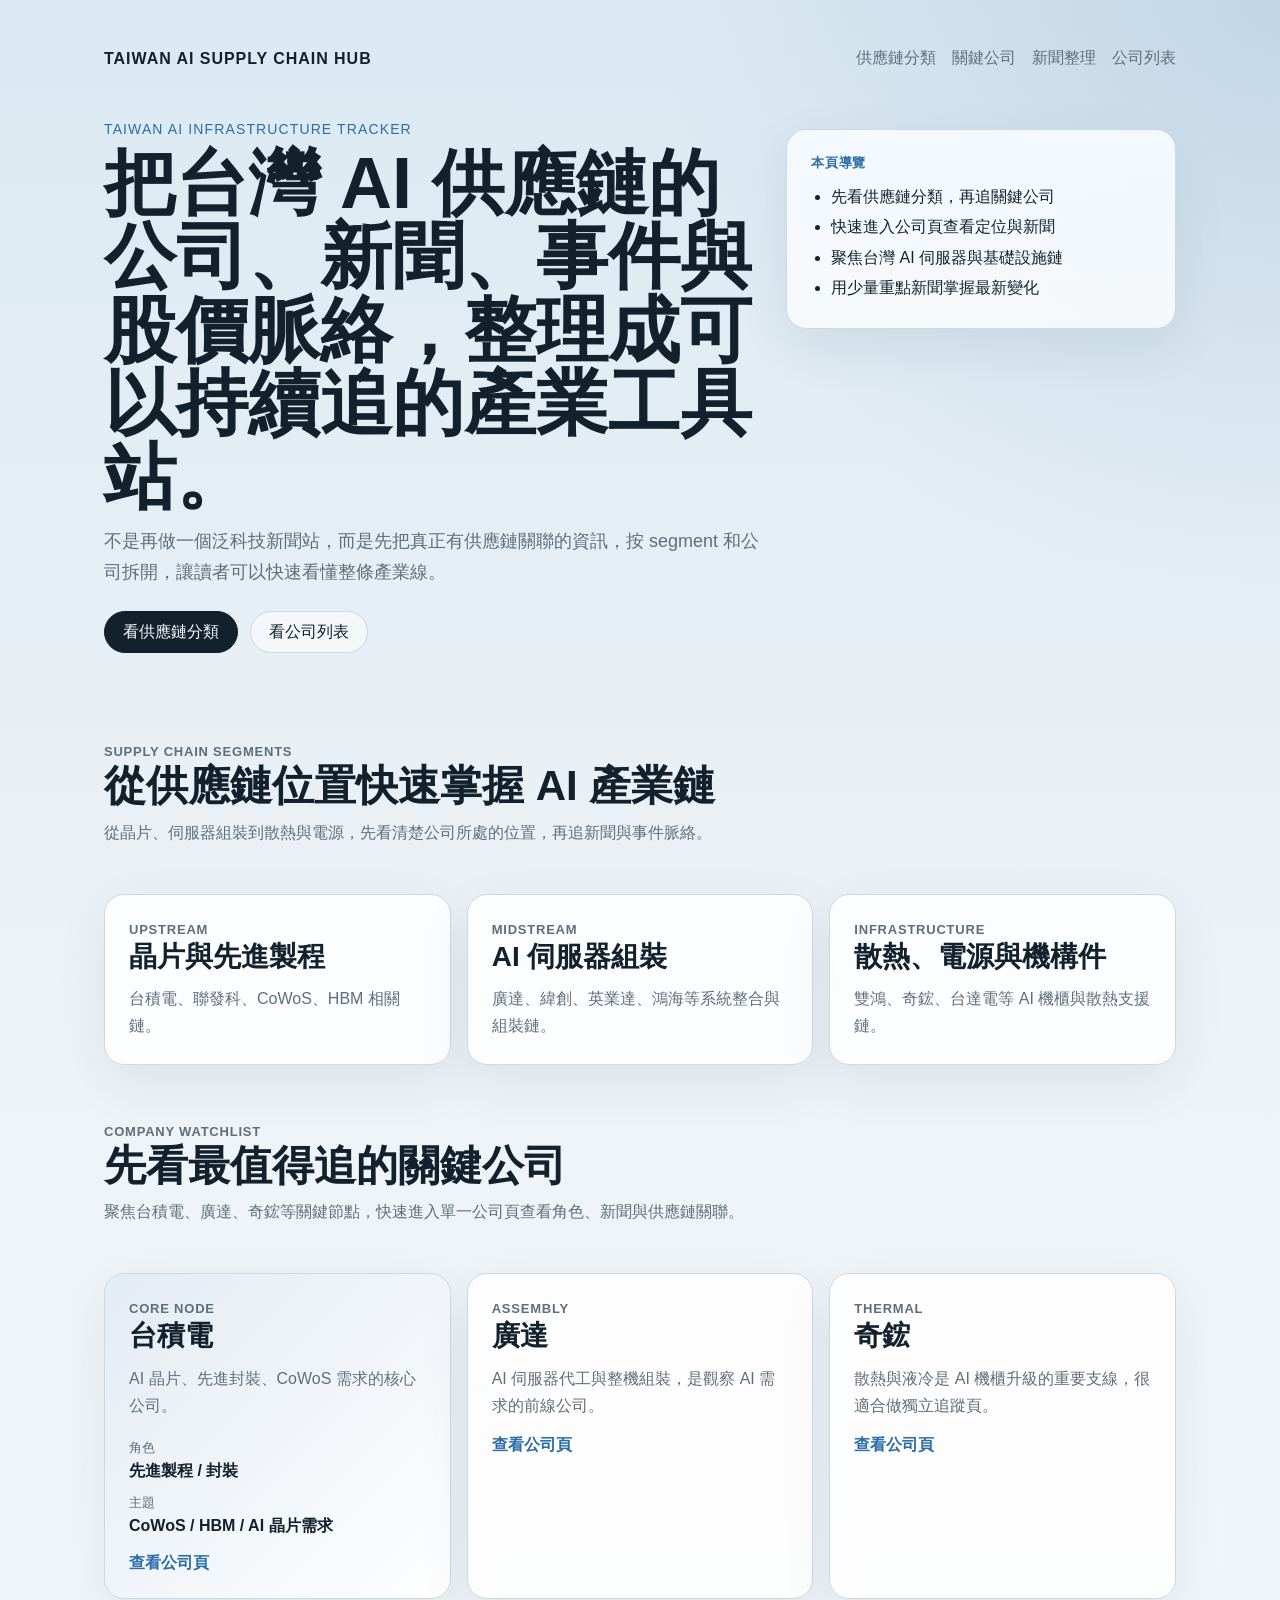
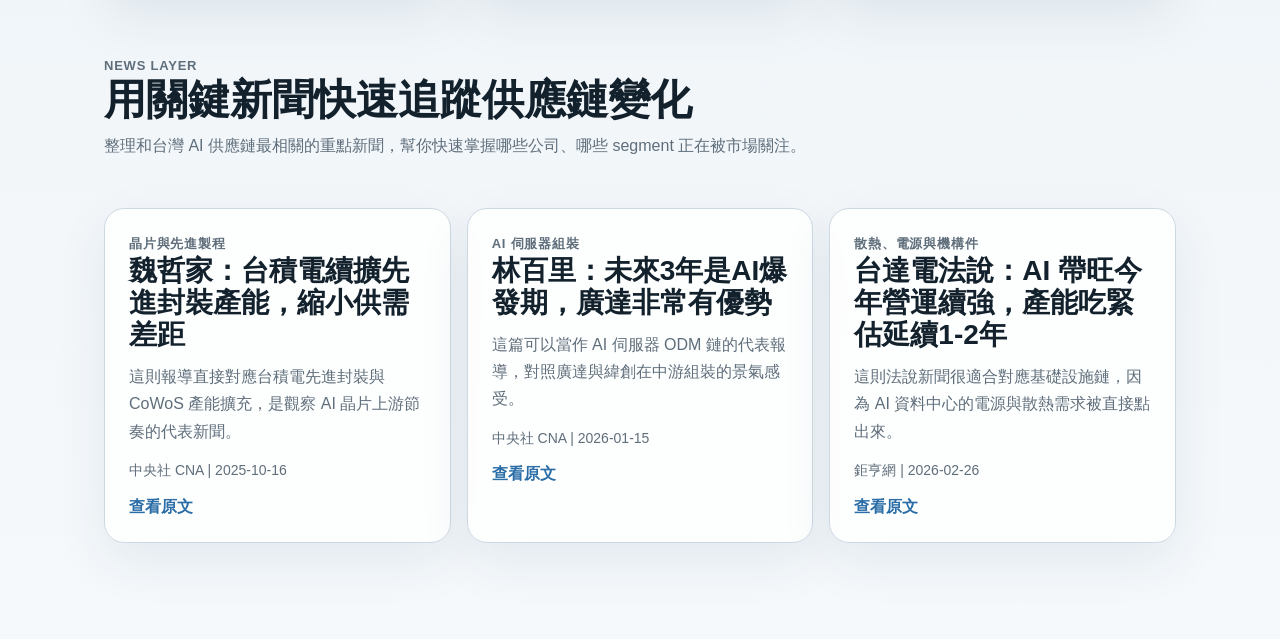
<file: index.html>
<!DOCTYPE html>
<html lang="zh-Hant">
<head>
    <meta charset="UTF-8">
    <meta name="viewport" content="width=device-width, initial-scale=1.0">
    <title>Taiwan AI Supply Chain Hub</title>
    <script async src="https://www.googletagmanager.com/gtag/js?id=G-MJ6Y04BKHY"></script>
    <script>
        window.dataLayer = window.dataLayer || [];
        function gtag() { dataLayer.push(arguments); }
        gtag("js", new Date());
        gtag("config", "G-MJ6Y04BKHY");
    </script>
    <link rel="stylesheet" href="./style.css">
</head>
<body data-page="home">
    <main class="page">
        <header class="topbar">
            <p class="brand">Taiwan AI Supply Chain Hub</p>
            <nav class="mini-nav" aria-label="快速導覽">
                <a href="#segments">供應鏈分類</a>
                <a href="#companies">關鍵公司</a>
                <a href="#news-layer">新聞整理</a>
                <a href="./companies.html">公司列表</a>
            </nav>
        </header>

        <section class="hero">
            <div class="hero-copy">
                <p class="eyebrow">Taiwan AI Infrastructure Tracker</p>
                <h1>把台灣 AI 供應鏈的公司、新聞、事件與股價脈絡，整理成可以持續追的產業工具站。</h1>
                <p class="lead">不是再做一個泛科技新聞站，而是先把真正有供應鏈關聯的資訊，按 segment 和公司拆開，讓讀者可以快速看懂整條產業線。</p>
                <div class="hero-actions">
                    <a class="primary-link" href="#segments">看供應鏈分類</a>
                    <a class="secondary-link" href="./companies.html">看公司列表</a>
                </div>
            </div>
            <aside class="hero-panel">
                <p class="panel-label">本頁導覽</p>
                <ul class="signal-list">
                    <li>先看供應鏈分類，再追關鍵公司</li>
                    <li>快速進入公司頁查看定位與新聞</li>
                    <li>聚焦台灣 AI 伺服器與基礎設施鏈</li>
                    <li>用少量重點新聞掌握最新變化</li>
                </ul>
            </aside>
        </section>

        <section class="section" id="segments">
            <div class="section-head">
                <p class="section-kicker">Supply Chain Segments</p>
                <h2>從供應鏈位置快速掌握 AI 產業鏈</h2>
                <p>從晶片、伺服器組裝到散熱與電源，先看清楚公司所處的位置，再追新聞與事件脈絡。</p>
            </div>
            <div class="segment-grid">
                <article class="segment-card">
                    <p class="card-tag">Upstream</p>
                    <h3>晶片與先進製程</h3>
                    <p>台積電、聯發科、CoWoS、HBM 相關鏈。</p>
                </article>
                <article class="segment-card">
                    <p class="card-tag">Midstream</p>
                    <h3>AI 伺服器組裝</h3>
                    <p>廣達、緯創、英業達、鴻海等系統整合與組裝鏈。</p>
                </article>
                <article class="segment-card">
                    <p class="card-tag">Infrastructure</p>
                    <h3>散熱、電源與機構件</h3>
                    <p>雙鴻、奇鋐、台達電等 AI 機櫃與散熱支援鏈。</p>
                </article>
            </div>
        </section>

        <section class="section" id="companies">
            <div class="section-head">
                <p class="section-kicker">Company Watchlist</p>
                <h2>先看最值得追的關鍵公司</h2>
                <p>聚焦台積電、廣達、奇鋐等關鍵節點，快速進入單一公司頁查看角色、新聞與供應鏈關聯。</p>
            </div>
            <div class="company-grid">
                <article class="company-card featured">
                    <p class="card-tag">Core Node</p>
                    <h3>台積電</h3>
                    <p>AI 晶片、先進封裝、CoWoS 需求的核心公司。</p>
                    <dl class="facts">
                        <div>
                            <dt>角色</dt>
                            <dd>先進製程 / 封裝</dd>
                        </div>
                        <div>
                            <dt>主題</dt>
                            <dd>CoWoS / HBM / AI 晶片需求</dd>
                        </div>
                    </dl>
                    <a class="card-link" href="./company.html?slug=tsmc">查看公司頁</a>
                </article>
                <article class="company-card">
                    <p class="card-tag">Assembly</p>
                    <h3>廣達</h3>
                    <p>AI 伺服器代工與整機組裝，是觀察 AI 需求的前線公司。</p>
                    <a class="card-link" href="./company.html?slug=quanta">查看公司頁</a>
                </article>
                <article class="company-card">
                    <p class="card-tag">Thermal</p>
                    <h3>奇鋐</h3>
                    <p>散熱與液冷是 AI 機櫃升級的重要支線，很適合做獨立追蹤頁。</p>
                    <a class="card-link" href="./company.html?slug=avc">查看公司頁</a>
                </article>
            </div>
        </section>

        <section class="section" id="news-layer">
            <div class="section-head">
                <p class="section-kicker">News Layer</p>
                <h2>用關鍵新聞快速追蹤供應鏈變化</h2>
                <p>整理和台灣 AI 供應鏈最相關的重點新聞，幫你快速掌握哪些公司、哪些 segment 正在被市場關注。</p>
            </div>
            <div class="news-grid" id="home-news-grid" data-load-error>
                <article class="news-card">
                    <p>載入中...</p>
                </article>
            </div>
        </section>
    </main>

    <script src="./app.js"></script>
</body>
</html>
</file>
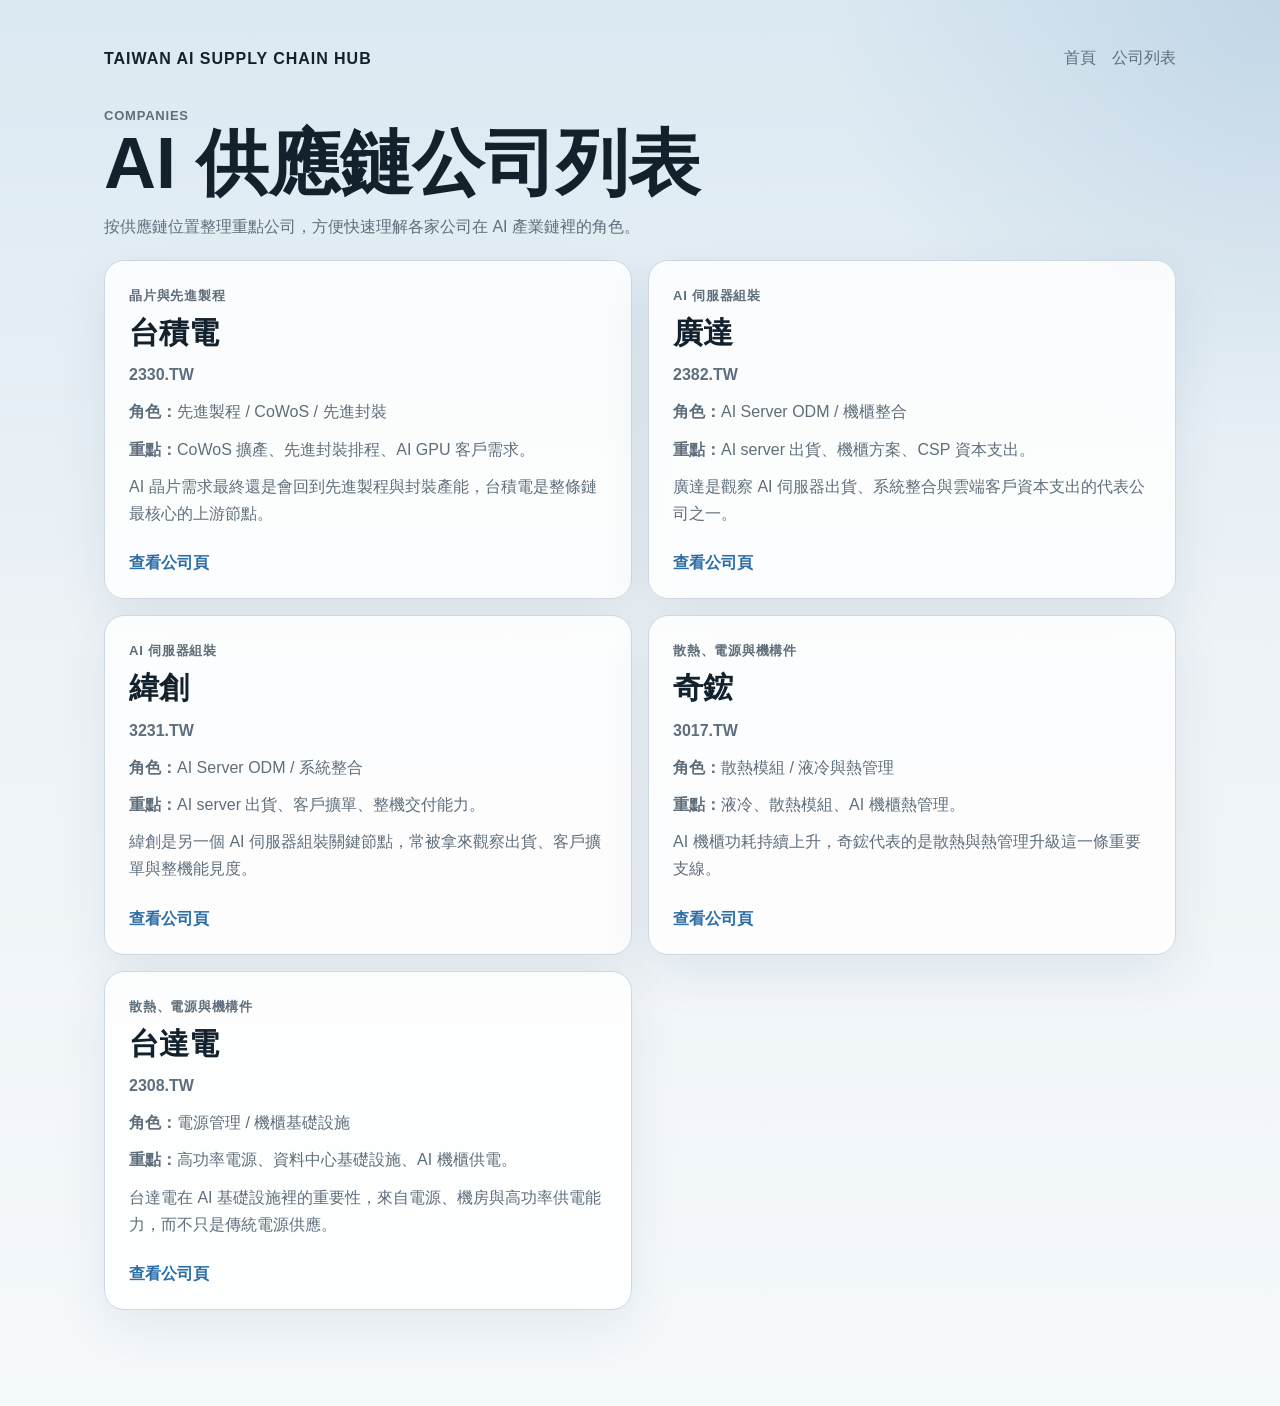
<file: companies.html>
<!DOCTYPE html>
<html lang="zh-Hant">
<head>
    <meta charset="UTF-8">
    <meta name="viewport" content="width=device-width, initial-scale=1.0">
    <title>Taiwan AI Supply Chain Hub - Companies</title>
    <script async src="https://www.googletagmanager.com/gtag/js?id=G-MJ6Y04BKHY"></script>
    <script>
        window.dataLayer = window.dataLayer || [];
        function gtag() { dataLayer.push(arguments); }
        gtag("js", new Date());
        gtag("config", "G-MJ6Y04BKHY");
    </script>
    <link rel="stylesheet" href="./style.css">
</head>
<body data-page="companies">
    <main class="page">
        <header class="topbar">
            <p class="brand">Taiwan AI Supply Chain Hub</p>
            <nav class="mini-nav" aria-label="快速導覽">
                <a href="./index.html">首頁</a>
                <a href="./companies.html">公司列表</a>
            </nav>
        </header>

        <section class="section-head">
            <p class="section-kicker">Companies</p>
            <h1>AI 供應鏈公司列表</h1>
            <p>按供應鏈位置整理重點公司，方便快速理解各家公司在 AI 產業鏈裡的角色。</p>
        </section>

        <section class="catalog-grid" id="companies-grid" data-load-error>
            <article class="catalog-card">
                <p>載入中...</p>
            </article>
        </section>
    </main>

    <script src="./app.js"></script>
</body>
</html>
</file>
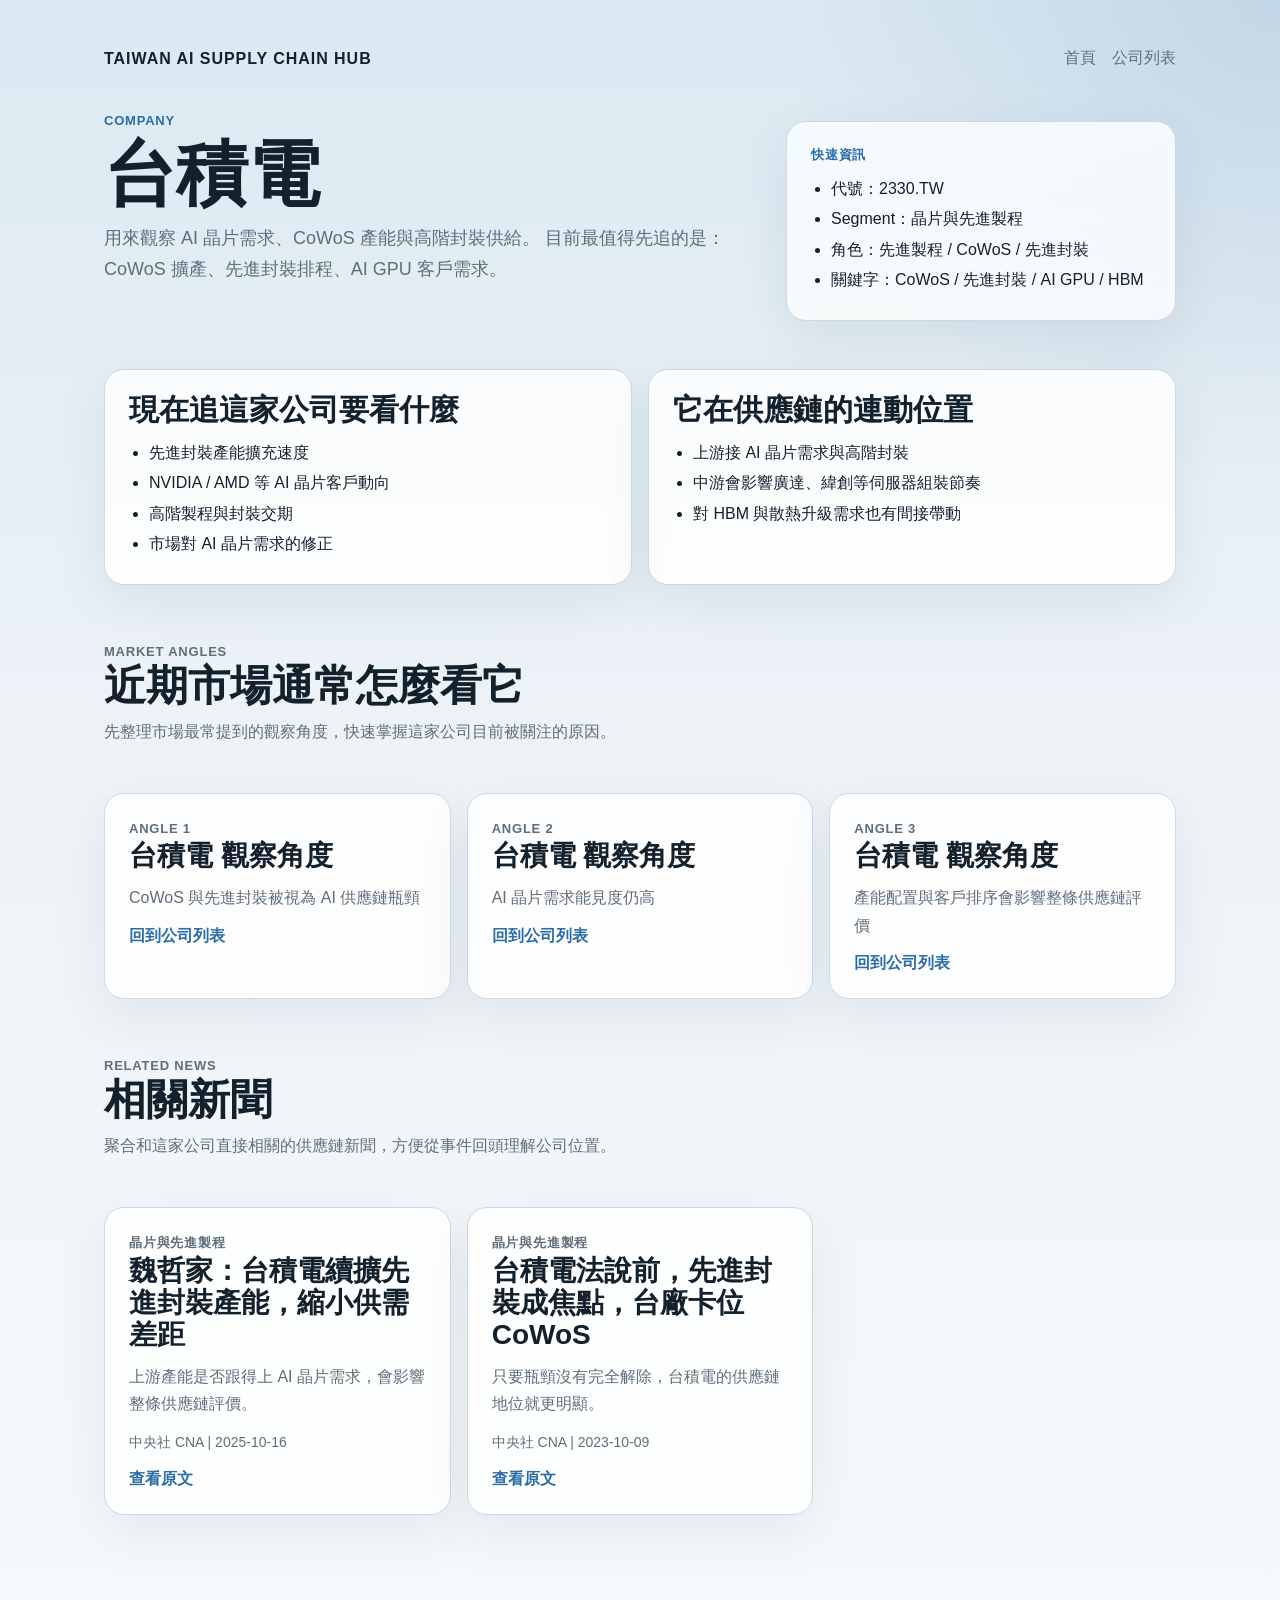
<file: company.html>
<!DOCTYPE html>
<html lang="zh-Hant">
<head>
    <meta charset="UTF-8">
    <meta name="viewport" content="width=device-width, initial-scale=1.0">
    <title>Taiwan AI Supply Chain Hub - Company</title>
    <script async src="https://www.googletagmanager.com/gtag/js?id=G-MJ6Y04BKHY"></script>
    <script>
        window.dataLayer = window.dataLayer || [];
        function gtag() { dataLayer.push(arguments); }
        gtag("js", new Date());
        gtag("config", "G-MJ6Y04BKHY");
    </script>
    <link rel="stylesheet" href="./style.css">
</head>
<body data-page="company">
    <main class="page">
        <header class="topbar">
            <p class="brand">Taiwan AI Supply Chain Hub</p>
            <nav class="mini-nav" aria-label="快速導覽">
                <a href="./index.html">首頁</a>
                <a href="./companies.html">公司列表</a>
            </nav>
        </header>

        <section class="detail-hero">
            <div>
                <p class="section-kicker">Company</p>
                <h1 id="company-title">載入中...</h1>
                <p class="lead" id="company-intro">公司定位與供應鏈脈絡整理中。</p>
            </div>
            <aside class="hero-panel">
                <p class="panel-label">快速資訊</p>
                <ul class="signal-list" id="company-facts" data-load-error>
                    <li>載入中...</li>
                </ul>
            </aside>
        </section>

        <section class="detail-grid">
            <article class="detail-card">
                <h2>現在追這家公司要看什麼</h2>
                <ul class="signal-list" id="company-watch-items" data-load-error>
                    <li>載入中...</li>
                </ul>
            </article>

            <article class="detail-card">
                <h2>它在供應鏈的連動位置</h2>
                <ul class="signal-list" id="company-links" data-load-error>
                    <li>載入中...</li>
                </ul>
            </article>
        </section>

        <section class="section">
            <div class="section-head">
                <p class="section-kicker">Market Angles</p>
                <h2>近期市場通常怎麼看它</h2>
                <p>先整理市場最常提到的觀察角度，快速掌握這家公司目前被關注的原因。</p>
            </div>
            <div class="news-grid" id="company-angles" data-load-error>
                <article class="news-card">
                    <p>載入中...</p>
                </article>
            </div>
        </section>

        <section class="section">
            <div class="section-head">
                <p class="section-kicker">Related News</p>
                <h2>相關新聞</h2>
                <p>聚合和這家公司直接相關的供應鏈新聞，方便從事件回頭理解公司位置。</p>
            </div>
            <div class="news-grid" id="company-news" data-load-error>
                <article class="news-card">
                    <p>載入中...</p>
                </article>
            </div>
        </section>
    </main>

    <script src="./app.js"></script>
</body>
</html>
</file>
<file: style.css>
:root {
    --bg: #eef3f7;
    --ink: #13212d;
    --muted: #5f6e7b;
    --panel: rgba(255, 255, 255, 0.86);
    --line: #ccd8e2;
    --accent: #2a6da7;
    --shadow: 0 18px 52px rgba(17, 45, 73, 0.08);
}

* {
    box-sizing: border-box;
}

body {
    margin: 0;
    font-family: "Segoe UI", sans-serif;
    color: var(--ink);
    background:
        radial-gradient(circle at top right, rgba(40, 101, 160, 0.14), transparent 24%),
        linear-gradient(180deg, #dbe9f2 0%, var(--bg) 48%, #f5f9fc 100%);
}

.page {
    max-width: 1120px;
    margin: 0 auto;
    padding: 48px 24px 96px;
}

.topbar {
    display: flex;
    align-items: center;
    justify-content: space-between;
    gap: 16px;
    margin-bottom: 36px;
}

.brand {
    margin: 0;
    font-weight: 700;
    letter-spacing: 0.06em;
    text-transform: uppercase;
}

.mini-nav {
    display: flex;
    flex-wrap: wrap;
    gap: 16px;
}

.mini-nav a,
.primary-link,
.secondary-link,
.news-card a,
.card-link {
    color: inherit;
    text-decoration: none;
}

.mini-nav a {
    color: var(--muted);
}

.hero {
    display: grid;
    grid-template-columns: minmax(0, 1.35fr) minmax(280px, 0.8fr);
    gap: 24px;
    align-items: start;
    padding: 16px 0 32px;
}

.eyebrow {
    margin: 0 0 10px;
    font-size: 14px;
    text-transform: uppercase;
    letter-spacing: 0.08em;
    color: var(--accent);
}

h1 {
    margin: 0 0 12px;
    font-size: clamp(38px, 6vw, 72px);
    line-height: 1.02;
}

.lead {
    max-width: 760px;
    margin: 0;
    font-size: 18px;
    line-height: 1.7;
    color: var(--muted);
}

.hero-actions {
    display: flex;
    flex-wrap: wrap;
    gap: 12px;
    margin-top: 24px;
}

.primary-link,
.secondary-link {
    display: inline-flex;
    align-items: center;
    justify-content: center;
    min-height: 42px;
    padding: 0 18px;
    border-radius: 999px;
    border: 1px solid var(--line);
}

.primary-link {
    background: var(--ink);
    border-color: var(--ink);
    color: #f8fbff;
}

.secondary-link {
    background: rgba(255, 255, 255, 0.6);
}

.panel,
.hero-panel,
.segment-card,
.company-card,
.news-card,
.blueprint-card {
    margin-top: 28px;
    padding: 24px;
    border-radius: 20px;
    border: 1px solid var(--line);
    background: var(--panel);
    box-shadow: var(--shadow);
}

.hero-panel {
    margin-top: 8px;
    background: linear-gradient(180deg, rgba(245, 250, 255, 0.96), rgba(255, 255, 255, 0.75));
}

.panel h2 {
    margin-top: 0;
}

.panel ul,
.signal-list {
    margin: 0;
    padding-left: 20px;
    line-height: 1.9;
}

.panel-label,
.section-kicker,
.card-tag,
.news-type {
    margin: 0 0 10px;
    color: var(--accent);
    font-size: 13px;
    font-weight: 700;
    letter-spacing: 0.06em;
    text-transform: uppercase;
}

.section {
    margin-top: 56px;
}

.section-head {
    max-width: 760px;
    margin-bottom: 20px;
}

.section-head h2 {
    margin: 0 0 10px;
    font-size: clamp(28px, 4vw, 42px);
    line-height: 1.08;
}

.section-head p {
    margin: 0;
    color: var(--muted);
    line-height: 1.7;
}

.segment-grid,
.company-grid,
.news-grid,
.blueprint-grid {
    display: grid;
    gap: 16px;
}

.segment-grid,
.company-grid,
.news-grid {
    grid-template-columns: repeat(3, minmax(0, 1fr));
}

.company-card.featured {
    background:
        linear-gradient(135deg, rgba(42, 109, 167, 0.12), rgba(255, 255, 255, 0.82)),
        var(--panel);
}

.segment-card h3,
.company-card h3,
.news-card h3,
.blueprint-card h3 {
    margin: 0 0 12px;
    font-size: 28px;
    line-height: 1.15;
}

.segment-card p,
.company-card p,
.news-card p,
.blueprint-card p {
    margin: 0;
    color: var(--muted);
    line-height: 1.7;
}

.facts {
    display: grid;
    gap: 12px;
    margin: 20px 0 0;
}

.facts div {
    display: grid;
    gap: 4px;
}

.facts dt {
    color: var(--muted);
    font-size: 13px;
}

.facts dd {
    margin: 0;
    font-weight: 600;
}

.news-card a {
    display: inline-flex;
    margin-top: 14px;
    color: var(--accent);
    font-weight: 600;
}

.news-meta {
    margin-top: 14px !important;
    color: var(--muted);
    font-size: 14px;
}

.card-link {
    display: inline-flex;
    margin-top: 16px;
    color: var(--accent);
    font-weight: 700;
}

.blueprint-grid {
    grid-template-columns: repeat(2, minmax(0, 1fr));
}

.catalog-grid {
    display: grid;
    grid-template-columns: repeat(2, minmax(0, 1fr));
    gap: 16px;
}

.catalog-card,
.detail-card {
    padding: 24px;
    border-radius: 20px;
    border: 1px solid var(--line);
    background: var(--panel);
    box-shadow: var(--shadow);
}

.catalog-card h2,
.detail-card h2 {
    margin: 0 0 12px;
    font-size: 30px;
    line-height: 1.08;
}

.catalog-card p,
.detail-card p {
    margin: 0 0 10px;
    color: var(--muted);
    line-height: 1.7;
}

.ticker {
    color: var(--accent);
    font-weight: 700;
}

.detail-hero {
    display: grid;
    grid-template-columns: minmax(0, 1.35fr) minmax(280px, 0.8fr);
    gap: 24px;
    align-items: start;
    padding: 8px 0 24px;
}

.detail-grid {
    display: grid;
    grid-template-columns: repeat(2, minmax(0, 1fr));
    gap: 16px;
    margin-top: 24px;
}

.load-error {
    margin: 0;
    color: #8f1e1e;
    font-weight: 600;
}

@media (max-width: 900px) {
    .topbar,
    .hero,
    .detail-hero,
    .segment-grid,
    .company-grid,
    .news-grid,
    .blueprint-grid,
    .catalog-grid,
    .detail-grid {
        grid-template-columns: 1fr;
    }

    .topbar {
        flex-direction: column;
        align-items: flex-start;
    }
}
</file>
